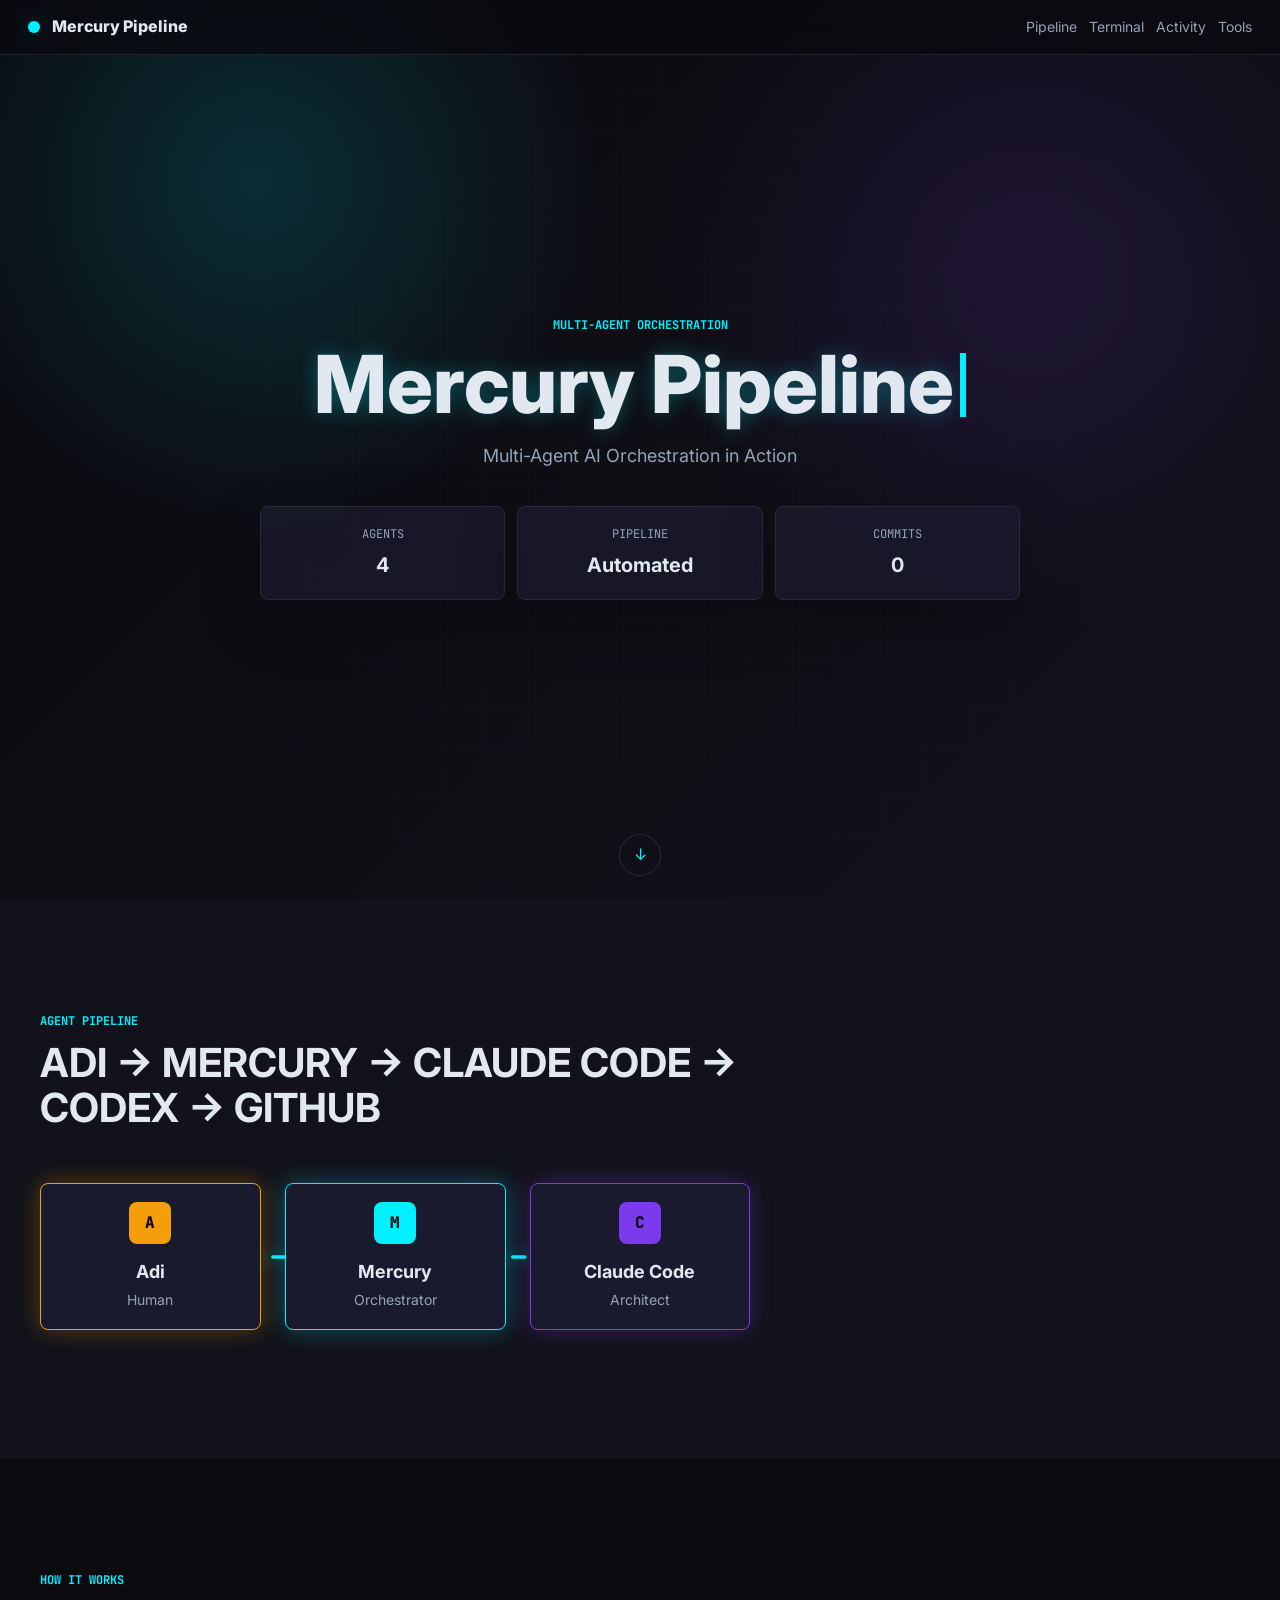
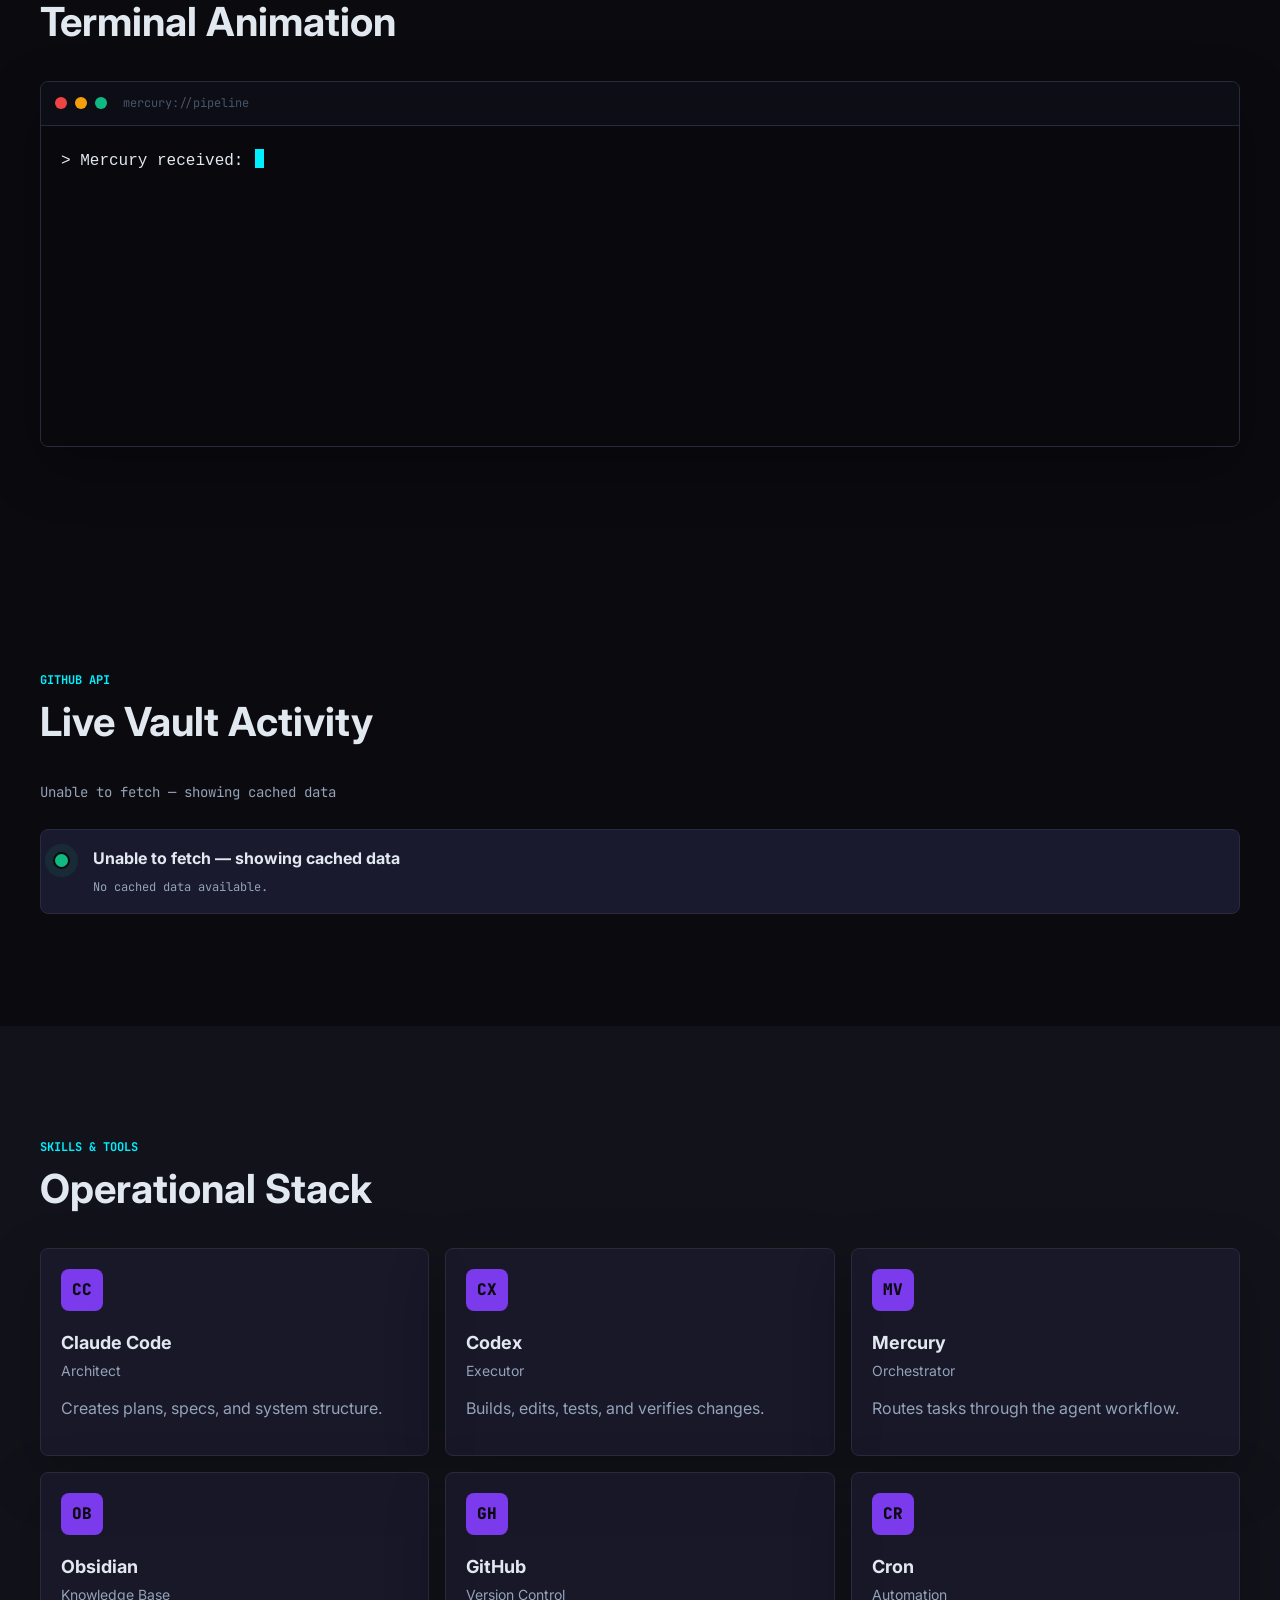
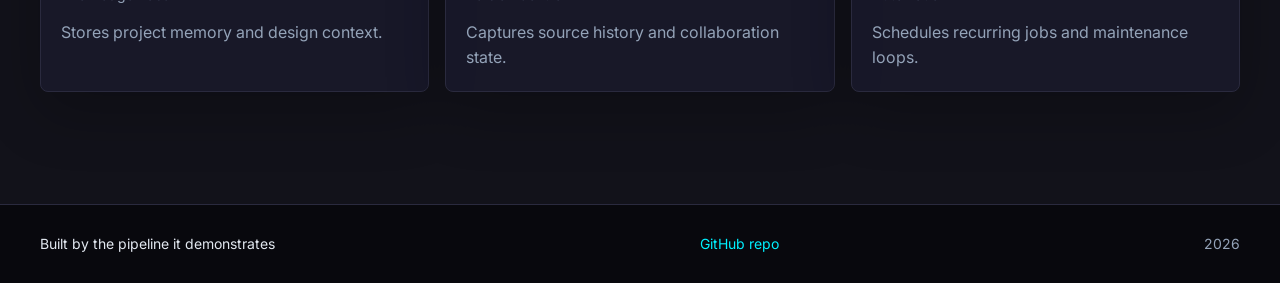
<file: docs/index.html>
<!DOCTYPE html>
<html lang="en">
<head>
  <meta charset="UTF-8">
  <meta name="viewport" content="width=device-width, initial-scale=1.0">
  <meta name="description" content="Mercury Pipeline multi-agent AI orchestration demo.">
  <title>Mercury Pipeline</title>
  <link rel="preconnect" href="https://fonts.googleapis.com">
  <link rel="preconnect" href="https://fonts.gstatic.com" crossorigin>
  <link href="https://fonts.googleapis.com/css2?family=Inter:wght@400;500;600;700;800&family=JetBrains+Mono:wght@400;500;700&display=swap" rel="stylesheet">
  <link rel="stylesheet" href="style.css">
</head>
<body>
  <nav class="site-nav" aria-label="Primary navigation">
    <a class="nav-mark" href="#hero" aria-label="Mercury Pipeline home">
      <span class="mark-dot" aria-hidden="true"></span>
      <span>Mercury Pipeline</span>
    </a>
    <div class="nav-links">
      <a href="#pipeline">Pipeline</a>
      <a href="#terminal">Terminal</a>
      <a href="#activity">Activity</a>
      <a href="#tools">Tools</a>
    </div>
  </nav>

  <main>
    <section id="hero" class="hero" aria-labelledby="hero-title">
      <div class="hero-grid" aria-hidden="true"></div>
      <div class="container hero-content">
        <p class="eyebrow fade-in">Multi-agent orchestration</p>
        <h1 id="hero-title" class="hero-title" data-typed-title="Mercury Pipeline">Mercury Pipeline</h1>
        <p class="hero-subtitle fade-in">Multi-Agent AI Orchestration in Action</p>
        <div class="stats-grid fade-in" aria-label="Pipeline statistics">
          <article class="stat-card">
            <span class="stat-label">Agents</span>
            <strong>4</strong>
          </article>
          <article class="stat-card">
            <span class="stat-label">Pipeline</span>
            <strong>Automated</strong>
          </article>
          <article class="stat-card">
            <span class="stat-label">Commits</span>
            <strong id="commit-count">Loading</strong>
          </article>
        </div>
      </div>
      <a class="scroll-indicator" href="#pipeline" aria-label="Scroll to pipeline section">
        <span aria-hidden="true">&darr;</span>
      </a>
    </section>

    <section id="pipeline" class="section pipeline-section" aria-labelledby="pipeline-title">
      <div class="container">
        <div class="section-heading fade-in">
          <p class="eyebrow">Agent Pipeline</p>
          <h2 id="pipeline-title">ADI &rarr; MERCURY &rarr; CLAUDE CODE &rarr; CODEX &rarr; GITHUB</h2>
        </div>
        <div class="pipeline-flow" aria-label="Interactive agent flowchart">
          <svg class="pipeline-lines" viewBox="0 0 1000 160" preserveAspectRatio="none" aria-hidden="true">
            <path class="line line-1" d="M150 80 H300"></path>
            <path class="line line-2" d="M350 80 H500"></path>
            <path class="line line-3" d="M550 80 H700"></path>
            <path class="line line-4" d="M750 80 H900"></path>
          </svg>
          <article class="pipeline-node adi" tabindex="0" data-role="Human operator who starts the request and reviews the result.">
            <span class="node-icon" aria-hidden="true">A</span>
            <div>
              <h3>Adi</h3>
              <p>Human</p>
            </div>
          </article>
          <article class="pipeline-node mercury" tabindex="0" data-role="Orchestrator that decomposes work and coordinates specialist agents.">
            <span class="node-icon" aria-hidden="true">M</span>
            <div>
              <h3>Mercury</h3>
              <p>Orchestrator</p>
            </div>
          </article>
          <article class="pipeline-node claude" tabindex="0" data-role="Architect agent that turns intent into implementation blueprints.">
            <span class="node-icon" aria-hidden="true">C</span>
            <div>
              <h3>Claude Code</h3>
              <p>Architect</p>
            </div>
          </article>
          <article class="pipeline-node codex" tabindex="0" data-role="Executor agent that edits files, verifies behavior, and ships changes.">
            <span class="node-icon" aria-hidden="true">X</span>
            <div>
              <h3>Codex</h3>
              <p>Executor</p>
            </div>
          </article>
          <article class="pipeline-node github" tabindex="0" data-role="Infrastructure layer that stores source history and deployment state.">
            <span class="node-icon" aria-hidden="true">G</span>
            <div>
              <h3>GitHub</h3>
              <p>Infrastructure</p>
            </div>
          </article>
        </div>
      </div>
    </section>

    <section id="terminal" class="section terminal-section" aria-labelledby="terminal-title">
      <div class="container">
        <div class="section-heading fade-in">
          <p class="eyebrow">How It Works</p>
          <h2 id="terminal-title">Terminal Animation</h2>
        </div>
        <div class="terminal-window fade-in" role="region" aria-label="Simulated Mercury pipeline terminal">
          <div class="terminal-bar">
            <span class="dot red" aria-hidden="true"></span>
            <span class="dot orange" aria-hidden="true"></span>
            <span class="dot green" aria-hidden="true"></span>
            <span class="terminal-title">mercury://pipeline</span>
          </div>
          <pre class="terminal-body"><code id="terminal-output"></code><span id="terminal-cursor" class="terminal-cursor" aria-hidden="true"></span></pre>
        </div>
      </div>
    </section>

    <section id="activity" class="section activity-section" aria-labelledby="activity-title">
      <div class="container">
        <div class="section-heading fade-in">
          <p class="eyebrow">GitHub API</p>
          <h2 id="activity-title">Live Vault Activity</h2>
        </div>
        <p id="activity-status" class="activity-status" role="status" aria-live="polite">Loading latest commits...</p>
        <div id="commit-timeline" class="timeline" aria-label="Recent GitHub commits"></div>
      </div>
    </section>

    <section id="tools" class="section tools-section" aria-labelledby="tools-title">
      <div class="container">
        <div class="section-heading fade-in">
          <p class="eyebrow">Skills &amp; Tools</p>
          <h2 id="tools-title">Operational Stack</h2>
        </div>
        <div class="tools-grid">
          <article class="tool-card fade-in">
            <span class="tool-icon" aria-hidden="true">CC</span>
            <h3>Claude Code</h3>
            <p>Architect</p>
            <span>Creates plans, specs, and system structure.</span>
          </article>
          <article class="tool-card fade-in">
            <span class="tool-icon" aria-hidden="true">CX</span>
            <h3>Codex</h3>
            <p>Executor</p>
            <span>Builds, edits, tests, and verifies changes.</span>
          </article>
          <article class="tool-card fade-in">
            <span class="tool-icon" aria-hidden="true">MV</span>
            <h3>Mercury</h3>
            <p>Orchestrator</p>
            <span>Routes tasks through the agent workflow.</span>
          </article>
          <article class="tool-card fade-in">
            <span class="tool-icon" aria-hidden="true">OB</span>
            <h3>Obsidian</h3>
            <p>Knowledge Base</p>
            <span>Stores project memory and design context.</span>
          </article>
          <article class="tool-card fade-in">
            <span class="tool-icon" aria-hidden="true">GH</span>
            <h3>GitHub</h3>
            <p>Version Control</p>
            <span>Captures source history and collaboration state.</span>
          </article>
          <article class="tool-card fade-in">
            <span class="tool-icon" aria-hidden="true">CR</span>
            <h3>Cron</h3>
            <p>Automation</p>
            <span>Schedules recurring jobs and maintenance loops.</span>
          </article>
        </div>
      </div>
    </section>
  </main>

  <footer class="site-footer">
    <div class="container footer-inner">
      <p>Built by the pipeline it demonstrates</p>
      <a href="https://github.com/adiind/mercury-vault" rel="noopener noreferrer">GitHub repo</a>
      <span id="current-year"></span>
    </div>
  </footer>

  <script src="script.js"></script>
</body>
</html>
</file>
<file: docs/style.css>
:root {
  --bg-primary: #0a0a0f;
  --bg-secondary: #12121a;
  --bg-card: #1a1a2e;
  --bg-card-hover: #222240;
  --accent-cyan: #00f0ff;
  --accent-purple: #7c3aed;
  --accent-emerald: #10b981;
  --accent-orange: #f59e0b;
  --accent-red: #ef4444;
  --text-primary: #e2e8f0;
  --text-secondary: #94a3b8;
  --text-muted: #475569;
  --border: #2a2a3e;
  --glow-cyan: 0 0 20px rgba(0, 240, 255, 0.3);
  --glow-purple: 0 0 20px rgba(124, 58, 237, 0.3);
  --font-mono: 'JetBrains Mono', 'Fira Code', monospace;
  --font-sans: 'Inter', system-ui, sans-serif;
  --text-xs: 0.75rem;
  --text-sm: 0.875rem;
  --text-base: 1rem;
  --text-lg: 1.125rem;
  --text-xl: 1.25rem;
  --text-2xl: 1.5rem;
  --text-3xl: 2rem;
  --text-4xl: 2.5rem;
}

* {
  box-sizing: border-box;
}

html {
  scroll-behavior: smooth;
}

body {
  margin: 0;
  min-width: 320px;
  color: var(--text-primary);
  background: var(--bg-primary);
  font-family: var(--font-sans);
  line-height: 1.6;
}

a {
  color: inherit;
  text-decoration: none;
}

a:focus-visible,
button:focus-visible,
[tabindex]:focus-visible {
  outline: 2px solid var(--accent-cyan);
  outline-offset: 4px;
}

.container {
  width: min(100% - 32px, 1200px);
  margin-inline: auto;
}

.site-nav {
  position: fixed;
  top: 0;
  left: 0;
  right: 0;
  z-index: 20;
  display: flex;
  align-items: center;
  justify-content: space-between;
  gap: 16px;
  padding: 14px 16px;
  border-bottom: 1px solid rgba(42, 42, 62, 0.72);
  background: rgba(10, 10, 15, 0.78);
  backdrop-filter: blur(16px);
}

.nav-mark,
.nav-links {
  display: flex;
  align-items: center;
  gap: 12px;
}

.nav-mark {
  font-weight: 800;
  letter-spacing: 0;
}

.mark-dot {
  width: 12px;
  height: 12px;
  border-radius: 50%;
  background: var(--accent-cyan);
  box-shadow: var(--glow-cyan);
}

.nav-links {
  display: none;
  color: var(--text-secondary);
  font-size: var(--text-sm);
}

.nav-links a:hover {
  color: var(--accent-cyan);
}

.hero {
  position: relative;
  min-height: 100vh;
  display: grid;
  place-items: center;
  overflow: hidden;
  background:
    radial-gradient(circle at 20% 20%, rgba(0, 240, 255, 0.15), transparent 28%),
    radial-gradient(circle at 80% 30%, rgba(124, 58, 237, 0.14), transparent 30%),
    linear-gradient(135deg, var(--bg-primary), var(--bg-secondary), var(--bg-primary));
  background-size: 100% 100%, 100% 100%, 200% 200%;
  animation: gradientShift 12s ease-in-out infinite;
}

.hero-grid {
  position: absolute;
  inset: 0;
  opacity: 0.28;
  background-image:
    linear-gradient(rgba(226, 232, 240, 0.08) 1px, transparent 1px),
    linear-gradient(90deg, rgba(226, 232, 240, 0.08) 1px, transparent 1px);
  background-size: 44px 44px;
  mask-image: radial-gradient(circle at center, black 0%, transparent 72%);
}

.hero-content {
  position: relative;
  z-index: 1;
  text-align: center;
  padding-block: 112px 96px;
}

.eyebrow {
  margin: 0 0 10px;
  color: var(--accent-cyan);
  font-family: var(--font-mono);
  font-size: var(--text-xs);
  font-weight: 700;
  text-transform: uppercase;
}

.hero-title {
  min-height: 3.2rem;
  margin: 0;
  font-size: clamp(2.35rem, 12vw, 5rem);
  line-height: 0.95;
  font-weight: 800;
  letter-spacing: 0;
  text-shadow: var(--glow-cyan);
}

.hero-title::after {
  content: "";
  display: inline-block;
  width: 0.08em;
  height: 0.8em;
  margin-left: 0.08em;
  background: var(--accent-cyan);
  animation: blink 500ms steps(1) infinite;
  vertical-align: -0.05em;
}

.hero-subtitle {
  max-width: 660px;
  margin: 20px auto 0;
  color: var(--text-secondary);
  font-size: var(--text-lg);
}

.stats-grid {
  display: grid;
  grid-template-columns: 1fr;
  gap: 12px;
  max-width: 760px;
  margin: 36px auto 0;
}

.stat-card,
.tool-card,
.terminal-window {
  border: 1px solid var(--border);
  background: rgba(26, 26, 46, 0.78);
  box-shadow: 0 20px 60px rgba(0, 0, 0, 0.24);
}

.stat-card {
  padding: 18px;
  border-radius: 8px;
}

.stat-label {
  display: block;
  color: var(--text-secondary);
  font-family: var(--font-mono);
  font-size: var(--text-xs);
  text-transform: uppercase;
}

.stat-card strong {
  display: block;
  margin-top: 4px;
  font-size: var(--text-xl);
}

.scroll-indicator {
  position: absolute;
  bottom: 24px;
  left: 50%;
  width: 42px;
  height: 42px;
  display: grid;
  place-items: center;
  border: 1px solid var(--border);
  border-radius: 50%;
  color: var(--accent-cyan);
  transform: translateX(-50%);
  animation: bounce 1.6s ease-in-out infinite;
}

.section {
  padding: 88px 0;
  background: var(--bg-primary);
}

.pipeline-section,
.tools-section {
  background: var(--bg-secondary);
}

.section-heading {
  max-width: 760px;
  margin-bottom: 36px;
}

.section-heading h2 {
  margin: 0;
  font-size: clamp(var(--text-2xl), 7vw, var(--text-4xl));
  line-height: 1.12;
  letter-spacing: 0;
}

.pipeline-flow {
  position: relative;
  display: grid;
  grid-template-columns: 1fr;
  gap: 18px;
}

.pipeline-lines {
  display: none;
}

.pipeline-node {
  --node-accent: var(--accent-cyan);
  position: relative;
  z-index: 2;
  display: flex;
  align-items: center;
  gap: 14px;
  min-height: 94px;
  padding: 18px;
  border: 1px solid var(--border);
  border-radius: 8px;
  opacity: 0;
  background: var(--bg-card);
  transform: scale(0.9);
  transition: opacity 600ms ease, transform 600ms ease, border-color 300ms ease, box-shadow 300ms ease, background 300ms ease;
}

.pipeline-node::before {
  content: attr(data-role);
  position: absolute;
  left: 16px;
  right: 16px;
  bottom: calc(100% + 10px);
  z-index: 5;
  padding: 10px 12px;
  border: 1px solid var(--border);
  border-radius: 8px;
  color: var(--text-primary);
  background: #08080d;
  font-size: var(--text-xs);
  opacity: 0;
  pointer-events: none;
  transform: translateY(8px);
  transition: opacity 180ms ease, transform 180ms ease;
}

.pipeline-node:hover::before,
.pipeline-node:focus-visible::before {
  opacity: 1;
  transform: translateY(0);
}

.pipeline-node.active {
  opacity: 1;
  border-color: var(--node-accent);
  box-shadow: 0 0 24px color-mix(in srgb, var(--node-accent) 32%, transparent);
  transform: scale(1);
}

.pipeline-node.adi {
  --node-accent: var(--accent-orange);
}

.pipeline-node.mercury {
  --node-accent: var(--accent-cyan);
}

.pipeline-node.claude {
  --node-accent: var(--accent-purple);
}

.pipeline-node.codex {
  --node-accent: var(--accent-emerald);
}

.pipeline-node.github {
  --node-accent: var(--accent-red);
}

.node-icon,
.tool-icon {
  flex: 0 0 auto;
  display: grid;
  place-items: center;
  width: 42px;
  height: 42px;
  border-radius: 8px;
  color: var(--bg-primary);
  background: var(--node-accent, var(--accent-cyan));
  font-family: var(--font-mono);
  font-weight: 800;
}

.pipeline-node h3,
.tool-card h3 {
  margin: 0;
  font-size: var(--text-lg);
}

.pipeline-node p,
.tool-card p {
  margin: 2px 0 0;
  color: var(--text-secondary);
  font-size: var(--text-sm);
}

.terminal-window {
  overflow: hidden;
  border-radius: 8px;
}

.terminal-bar {
  display: flex;
  align-items: center;
  gap: 8px;
  padding: 12px 14px;
  border-bottom: 1px solid var(--border);
  background: #0d0d15;
}

.dot {
  width: 12px;
  height: 12px;
  border-radius: 50%;
}

.dot.red {
  background: var(--accent-red);
}

.dot.orange {
  background: var(--accent-orange);
}

.dot.green {
  background: var(--accent-emerald);
}

.terminal-title {
  margin-left: 8px;
  color: var(--text-muted);
  font-family: var(--font-mono);
  font-size: var(--text-xs);
}

.terminal-body {
  min-height: 320px;
  margin: 0;
  padding: 20px;
  overflow-x: auto;
  color: var(--text-primary);
  background: #08080d;
  font-family: var(--font-mono);
  font-size: var(--text-sm);
  line-height: 1.8;
  white-space: pre-wrap;
}

.terminal-cursor {
  display: inline-block;
  width: 9px;
  height: 1.2em;
  margin-left: 2px;
  background: var(--accent-cyan);
  vertical-align: -0.2em;
  animation: blink 500ms steps(1) infinite;
}

.activity-status {
  min-height: 1.5rem;
  color: var(--text-secondary);
  font-family: var(--font-mono);
  font-size: var(--text-sm);
}

.timeline {
  position: relative;
  display: grid;
  gap: 16px;
  margin-top: 24px;
}

.timeline::before {
  content: "";
  position: absolute;
  top: 0;
  bottom: 0;
  left: 18px;
  width: 1px;
  background: var(--border);
}

.commit-item {
  position: relative;
  display: grid;
  gap: 6px;
  padding: 16px 16px 16px 52px;
  border: 1px solid var(--border);
  border-radius: 8px;
  background: var(--bg-card);
  opacity: 0;
  transform: translateY(12px);
  animation: pulseIn 600ms ease forwards;
}

.commit-item::before {
  content: "";
  position: absolute;
  top: 22px;
  left: 12px;
  width: 13px;
  height: 13px;
  border: 2px solid var(--bg-primary);
  border-radius: 50%;
  background: var(--accent-emerald);
  box-shadow: 0 0 0 8px rgba(16, 185, 129, 0.1);
}

.commit-message {
  margin: 0;
  font-weight: 700;
}

.commit-meta {
  display: flex;
  flex-wrap: wrap;
  gap: 8px 12px;
  color: var(--text-secondary);
  font-family: var(--font-mono);
  font-size: var(--text-xs);
}

.commit-sha {
  color: var(--accent-cyan);
}

.tools-grid {
  display: grid;
  grid-template-columns: 1fr;
  gap: 16px;
}

.tool-card {
  min-height: 208px;
  padding: 20px;
  border-radius: 8px;
  transition: transform 240ms ease, border-color 240ms ease, background 240ms ease, box-shadow 240ms ease;
}

.tool-card:hover {
  border-color: var(--accent-purple);
  background: var(--bg-card-hover);
  box-shadow: var(--glow-purple);
  transform: translateY(-4px);
}

.tool-icon {
  --node-accent: var(--accent-purple);
  margin-bottom: 18px;
}

.tool-card span:last-child {
  display: block;
  margin-top: 14px;
  color: var(--text-secondary);
}

.site-footer {
  border-top: 1px solid var(--border);
  background: #08080d;
}

.footer-inner {
  display: flex;
  flex-direction: column;
  gap: 10px;
  padding: 28px 0;
  color: var(--text-secondary);
  font-size: var(--text-sm);
}

.footer-inner p {
  margin: 0;
  color: var(--text-primary);
}

.footer-inner a {
  color: var(--accent-cyan);
}

.fade-in {
  opacity: 0;
  transform: translateY(20px);
  transition: opacity 600ms ease-out, transform 600ms ease-out;
}

.fade-in.visible {
  opacity: 1;
  transform: translateY(0);
}

@keyframes gradientShift {
  0%, 100% {
    background-position: 0 0, 0 0, 0% 50%;
  }

  50% {
    background-position: 0 0, 0 0, 100% 50%;
  }
}

@keyframes bounce {
  0%, 100% {
    transform: translate(-50%, 0);
  }

  50% {
    transform: translate(-50%, -8px);
  }
}

@keyframes blink {
  0%, 49% {
    opacity: 1;
  }

  50%, 100% {
    opacity: 0;
  }
}

@keyframes pulseIn {
  0% {
    opacity: 0;
    transform: translateY(12px) scale(0.98);
  }

  60% {
    box-shadow: 0 0 24px rgba(16, 185, 129, 0.16);
  }

  100% {
    opacity: 1;
    transform: translateY(0) scale(1);
  }
}

@media (prefers-reduced-motion: reduce) {
  *,
  *::before,
  *::after {
    animation-duration: 1ms !important;
    animation-iteration-count: 1 !important;
    scroll-behavior: auto !important;
    transition-duration: 1ms !important;
  }
}

@media (min-width: 640px) {
  .container {
    width: min(100% - 48px, 1200px);
  }

  .nav-links {
    display: flex;
  }

  .stats-grid,
  .tools-grid {
    grid-template-columns: repeat(2, minmax(0, 1fr));
  }

  .footer-inner {
    flex-direction: row;
    align-items: center;
    justify-content: space-between;
  }
}

@media (min-width: 768px) {
  .site-nav {
    padding-inline: 28px;
  }

  .pipeline-flow {
    grid-template-columns: repeat(5, minmax(0, 1fr));
    align-items: center;
    gap: 24px;
    min-height: 180px;
  }

  .pipeline-lines {
    position: absolute;
    inset: 0;
    z-index: 1;
    display: block;
    width: 100%;
    height: 100%;
    pointer-events: none;
  }

  .line {
    fill: none;
    stroke: var(--accent-cyan);
    stroke-width: 3;
    stroke-linecap: round;
    stroke-dasharray: 10 12;
    stroke-dashoffset: 300;
    filter: drop-shadow(0 0 7px rgba(0, 240, 255, 0.58));
    opacity: 0;
  }

  .line.active {
    opacity: 1;
    animation: drawLine 800ms ease forwards, dashFlow 1.2s linear infinite 800ms;
  }

  .pipeline-node {
    flex-direction: column;
    justify-content: center;
    min-height: 142px;
    text-align: center;
  }

  .pipeline-node::before {
    left: 50%;
    right: auto;
    width: 220px;
    transform: translate(-50%, 8px);
  }

  .pipeline-node:hover::before,
  .pipeline-node:focus-visible::before {
    transform: translate(-50%, 0);
  }
}

@media (min-width: 1024px) {
  .section {
    padding: 112px 0;
  }

  .stats-grid,
  .tools-grid {
    grid-template-columns: repeat(3, minmax(0, 1fr));
  }

  .terminal-body {
    font-size: var(--text-base);
  }
}

@media (min-width: 1280px) {
  .container {
    width: min(100% - 64px, 1200px);
  }
}

@keyframes drawLine {
  from {
    stroke-dashoffset: 300;
  }

  to {
    stroke-dashoffset: 0;
  }
}

@keyframes dashFlow {
  from {
    stroke-dashoffset: 0;
  }

  to {
    stroke-dashoffset: -44;
  }
}
</file>
